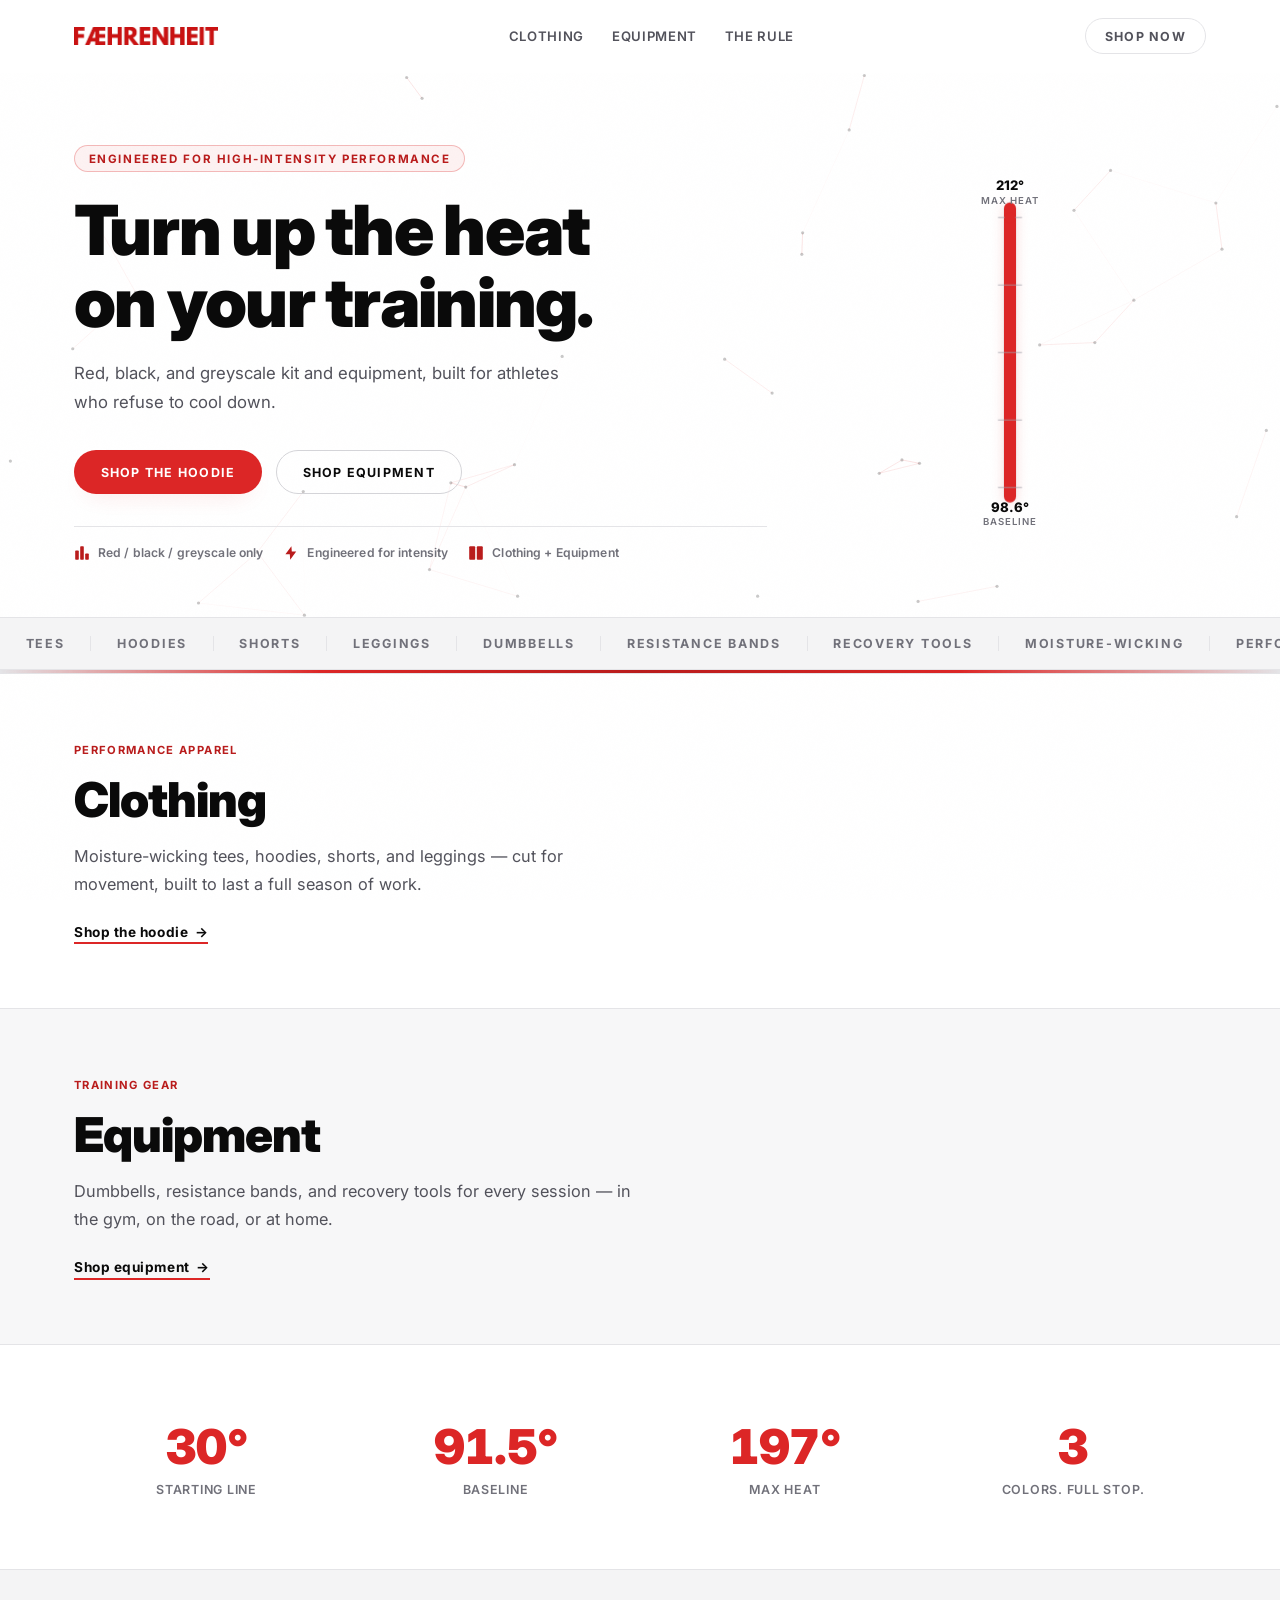
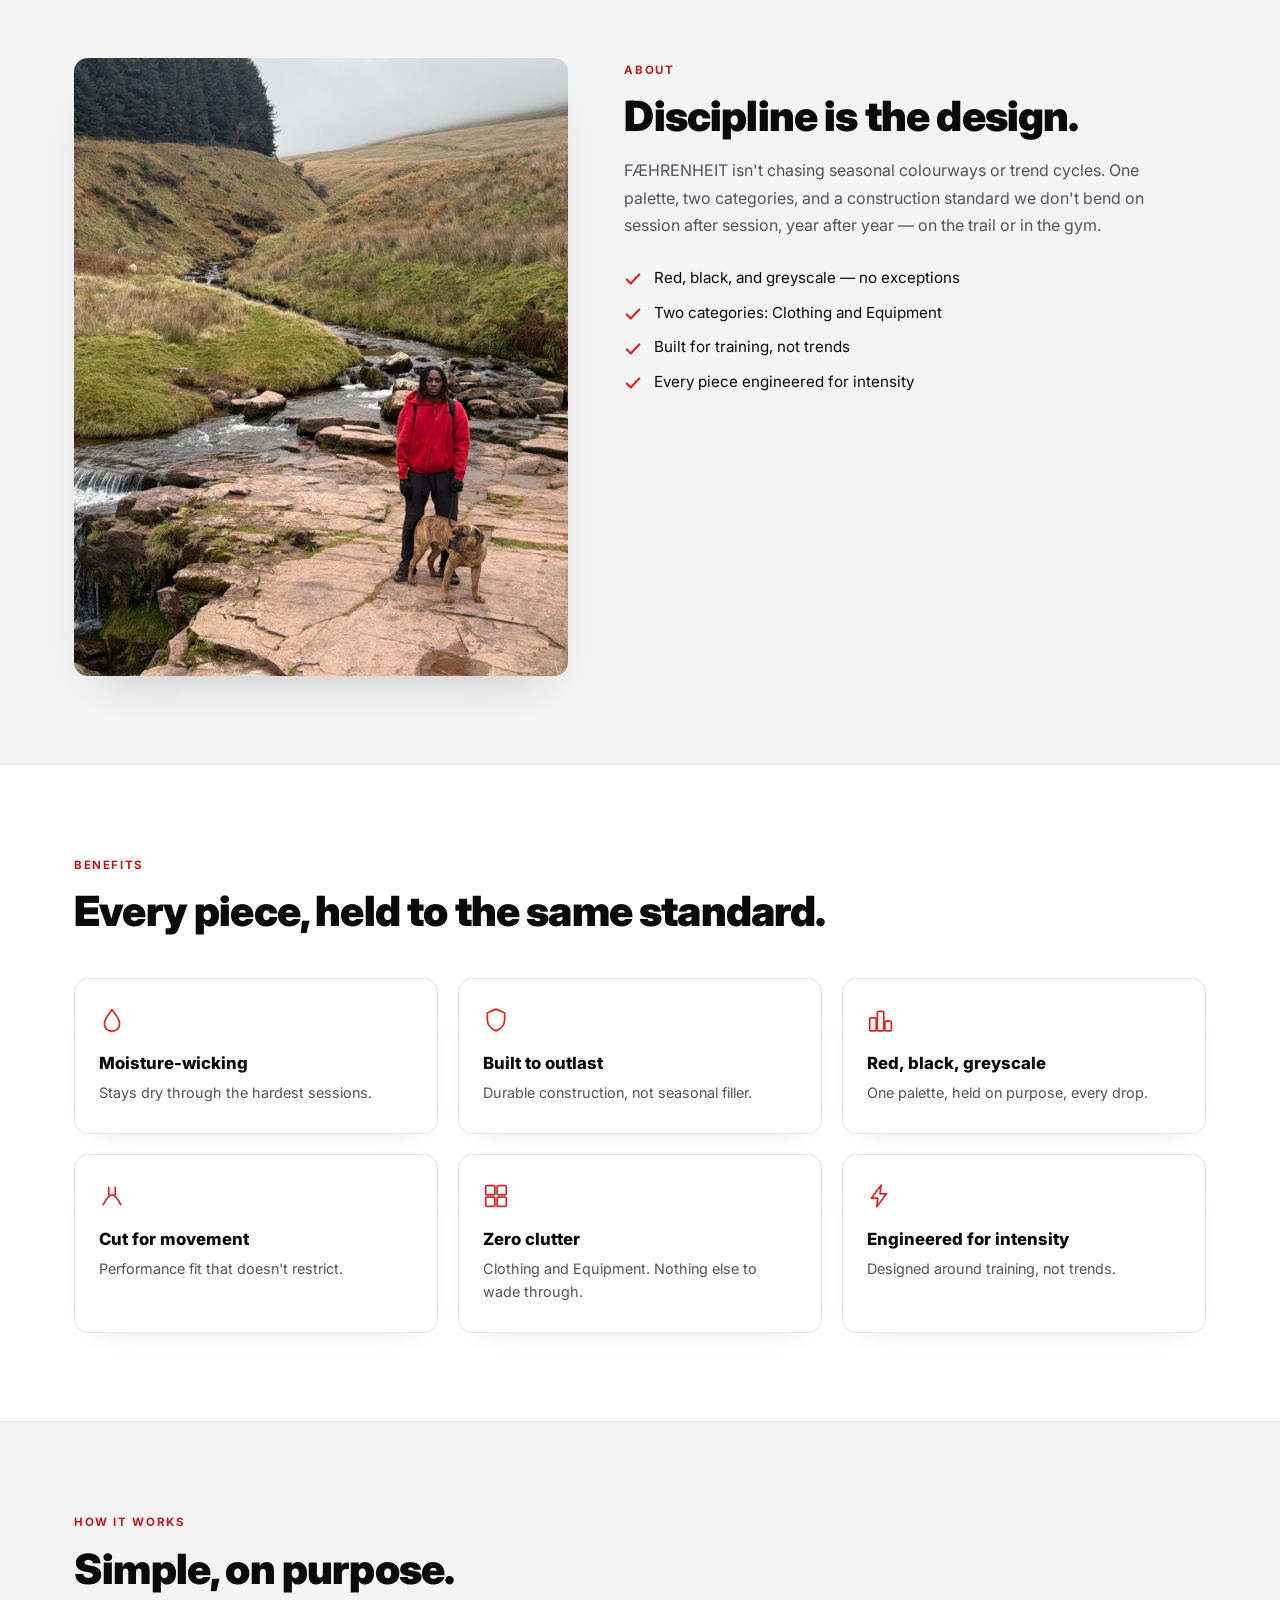
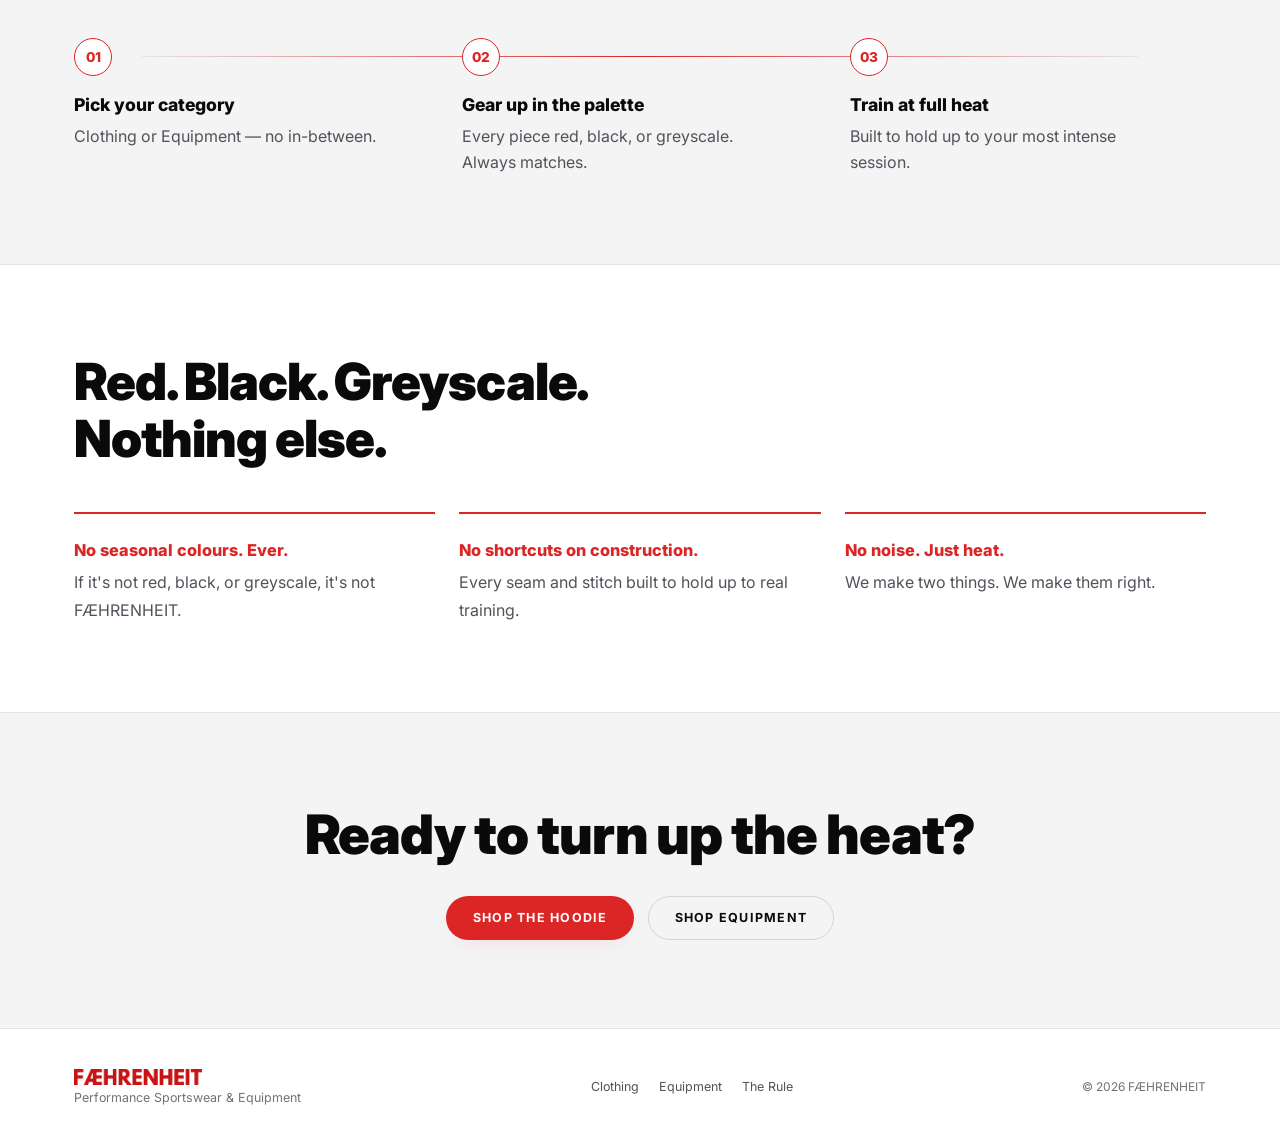
<file: index.html>
<!doctype html>
<html lang="en">
<head>
  <meta charset="utf-8">
  <meta name="viewport" content="width=device-width, initial-scale=1">
  <title>FÆHRENHEIT — Performance Sportswear &amp; Equipment</title>
  <meta name="description" content="Red, black, and greyscale kit and equipment, engineered for athletes who refuse to cool down.">
  <link rel="preconnect" href="https://fonts.googleapis.com">
  <link rel="preconnect" href="https://fonts.gstatic.com" crossorigin>
  <link href="https://fonts.googleapis.com/css2?family=Inter:wght@400;500;600;700;800;900&display=swap" rel="stylesheet">
  <link rel="stylesheet" href="styles.css">
</head>
<body>

  <a class="skip-link" href="#main">Skip to content</a>

  <header class="site-header" id="site-header">
    <div class="wrap header-inner">
      <a class="wordmark" href="#top"><img src="assets/wordmark-red.png" alt="FÆHRENHEIT" class="wordmark-img"></a>
      <nav class="main-nav" aria-label="Primary">
        <a href="#clothing">Clothing</a>
        <a href="#equipment">Equipment</a>
        <a href="#standard">The Rule</a>
      </nav>
      <a class="btn btn-ghost header-cta" href="product.html">Shop now</a>
    </div>
  </header>

  <main id="main">

    <section class="hero" id="top">
      <canvas class="hero-canvas" aria-hidden="true"></canvas>
      <div class="wrap hero-inner">
        <div class="hero-copy">
          <p class="eyebrow">Engineered for high-intensity performance</p>
          <h1>Turn up the heat<br>on your training.</h1>
          <p class="hero-sub">Red, black, and greyscale kit and equipment, built for athletes who refuse to cool down.</p>
          <div class="hero-actions">
            <a class="btn btn-primary" href="product.html">Shop the Hoodie</a>
            <a class="btn btn-secondary" href="#equipment">Shop Equipment</a>
          </div>
          <ul class="trust-row">
            <li class="trust-item">
              <svg viewBox="0 0 20 20" aria-hidden="true"><rect x="1.5" y="7" width="4.5" height="11.5" rx="1"/><rect x="7.75" y="1.5" width="4.5" height="17" rx="1"/><rect x="14" y="10.5" width="4.5" height="8" rx="1"/></svg>
              Red / black / greyscale only
            </li>
            <li class="trust-item">
              <svg viewBox="0 0 20 20" aria-hidden="true"><path d="M10.5 1.5 3 11.5h5.5L9 18.5l7.5-10.5H11z"/></svg>
              Engineered for intensity
            </li>
            <li class="trust-item">
              <svg viewBox="0 0 20 20" aria-hidden="true"><rect x="1.5" y="1.5" width="7.5" height="17" rx="1.2"/><rect x="11" y="1.5" width="7.5" height="17" rx="1.2"/></svg>
              Clothing + Equipment
            </li>
          </ul>
        </div>
        <div class="hero-gauge" aria-hidden="true">
          <svg class="gauge" viewBox="0 0 120 420" preserveAspectRatio="xMidYMax meet">
            <line x1="60" y1="10" x2="60" y2="410" class="gauge-track"></line>
            <rect x="52" y="10" width="16" height="400" rx="8" class="gauge-fill-bg"></rect>
            <rect class="gauge-fill" x="52" y="10" width="16" height="400" rx="8"></rect>
            <g class="gauge-ticks">
              <line x1="44" y1="30" x2="76" y2="30"></line>
              <line x1="44" y1="120" x2="76" y2="120"></line>
              <line x1="44" y1="210" x2="76" y2="210"></line>
              <line x1="44" y1="300" x2="76" y2="300"></line>
              <line x1="44" y1="390" x2="76" y2="390"></line>
            </g>
            <circle class="gauge-dot" cx="60" cy="30" r="7"></circle>
          </svg>
          <div class="gauge-labels">
            <span class="gauge-label gauge-label-top">212°<br><small>MAX HEAT</small></span>
            <span class="gauge-label gauge-label-bottom">98.6°<br><small>BASELINE</small></span>
          </div>
        </div>
      </div>
    </section>

    <div class="marquee" aria-hidden="true">
      <div class="marquee-track">
        <span class="marquee-item">Tees</span><span class="marquee-item">Hoodies</span><span class="marquee-item">Shorts</span>
        <span class="marquee-item">Leggings</span><span class="marquee-item">Dumbbells</span><span class="marquee-item">Resistance Bands</span>
        <span class="marquee-item">Recovery Tools</span><span class="marquee-item">Moisture-Wicking</span><span class="marquee-item">Performance Fit</span>
        <span class="marquee-item">Training Gear</span><span class="marquee-item">Red</span><span class="marquee-item">Black</span><span class="marquee-item">Greyscale</span>
        <span class="marquee-item">Tees</span><span class="marquee-item">Hoodies</span><span class="marquee-item">Shorts</span>
        <span class="marquee-item">Leggings</span><span class="marquee-item">Dumbbells</span><span class="marquee-item">Resistance Bands</span>
        <span class="marquee-item">Recovery Tools</span><span class="marquee-item">Moisture-Wicking</span><span class="marquee-item">Performance Fit</span>
        <span class="marquee-item">Training Gear</span><span class="marquee-item">Red</span><span class="marquee-item">Black</span><span class="marquee-item">Greyscale</span>
      </div>
    </div>

    <div class="heat-rule" aria-hidden="true"><div class="heat-rule-fill"></div></div>

    <section class="pillars">
      <article class="pillar" id="clothing">
        <div class="wrap pillar-inner">
          <span class="pillar-tag">Performance apparel</span>
          <h2>Clothing</h2>
          <p>Moisture-wicking tees, hoodies, shorts, and leggings — cut for movement, built to last a full season of work.</p>
          <a class="pillar-link" href="product.html">Shop the hoodie <span aria-hidden="true">→</span></a>
        </div>
      </article>
      <article class="pillar pillar-alt" id="equipment">
        <div class="wrap pillar-inner">
          <span class="pillar-tag">Training gear</span>
          <h2>Equipment</h2>
          <p>Dumbbells, resistance bands, and recovery tools for every session — in the gym, on the road, or at home.</p>
          <a class="pillar-link" href="#equipment">Shop equipment <span aria-hidden="true">→</span></a>
        </div>
      </article>
    </section>

    <section class="stats" id="stats">
      <div class="wrap stats-grid">
        <div class="stat">
          <span class="stat-value" data-target="32" data-decimals="0" data-suffix="°">32°</span>
          <span class="stat-label">Starting line</span>
        </div>
        <div class="stat">
          <span class="stat-value" data-target="98.6" data-decimals="1" data-suffix="°">98.6°</span>
          <span class="stat-label">Baseline</span>
        </div>
        <div class="stat">
          <span class="stat-value" data-target="212" data-decimals="0" data-suffix="°">212°</span>
          <span class="stat-label">Max heat</span>
        </div>
        <div class="stat">
          <span class="stat-value" data-target="3" data-decimals="0" data-suffix="">3</span>
          <span class="stat-label">Colors. Full stop.</span>
        </div>
      </div>
    </section>

    <section class="about" id="about">
      <div class="wrap about-grid">
        <div class="about-photo">
          <img src="assets/lifestyle-trail-front.jpg" alt="Wearing the FÆHRENHEIT hoodie on a trail in the Brecon Beacons, with a dog on lead">
        </div>
        <div class="about-copy">
          <span class="section-tag">About</span>
          <h2>Discipline is the design.</h2>
          <p>FÆHRENHEIT isn't chasing seasonal colourways or trend cycles. One palette, two categories, and a construction standard we don't bend on session after session, year after year — on the trail or in the gym.</p>
          <ul class="checklist">
            <li><svg viewBox="0 0 16 16" aria-hidden="true"><path d="M2.5 8.5 6 12l7.5-8"/></svg>Red, black, and greyscale — no exceptions</li>
            <li><svg viewBox="0 0 16 16" aria-hidden="true"><path d="M2.5 8.5 6 12l7.5-8"/></svg>Two categories: Clothing and Equipment</li>
            <li><svg viewBox="0 0 16 16" aria-hidden="true"><path d="M2.5 8.5 6 12l7.5-8"/></svg>Built for training, not trends</li>
            <li><svg viewBox="0 0 16 16" aria-hidden="true"><path d="M2.5 8.5 6 12l7.5-8"/></svg>Every piece engineered for intensity</li>
          </ul>
        </div>
      </div>
    </section>

    <section class="benefits" id="benefits">
      <div class="wrap">
        <span class="section-tag">Benefits</span>
        <h2>Every piece, held to the same standard.</h2>
        <div class="benefits-grid">
          <article class="benefit-card">
            <svg viewBox="0 0 24 24" aria-hidden="true"><path d="M12 2.5S5 11 5 15.5a7 7 0 0 0 14 0C19 11 12 2.5 12 2.5Z"/></svg>
            <h3>Moisture-wicking</h3>
            <p>Stays dry through the hardest sessions.</p>
          </article>
          <article class="benefit-card">
            <svg viewBox="0 0 24 24" aria-hidden="true"><path d="M12 2 4 5.5v6C4 16.5 7.5 20.5 12 22c4.5-1.5 8-5.5 8-10.5v-6L12 2Z"/></svg>
            <h3>Built to outlast</h3>
            <p>Durable construction, not seasonal filler.</p>
          </article>
          <article class="benefit-card">
            <svg viewBox="0 0 24 24" aria-hidden="true"><rect x="2.5" y="10" width="6" height="12" rx="1"/><rect x="9.5" y="4" width="6" height="18" rx="1"/><rect x="16.5" y="13" width="6" height="9" rx="1"/></svg>
            <h3>Red, black, greyscale</h3>
            <p>One palette, held on purpose, every drop.</p>
          </article>
          <article class="benefit-card">
            <svg viewBox="0 0 24 24" aria-hidden="true"><path d="M4 20c3-6 5-9 8-9s5 3 8 9M9 11V4M15 11V4"/></svg>
            <h3>Cut for movement</h3>
            <p>Performance fit that doesn't restrict.</p>
          </article>
          <article class="benefit-card">
            <svg viewBox="0 0 24 24" aria-hidden="true"><rect x="2.5" y="2.5" width="8.5" height="8.5" rx="1"/><rect x="13" y="2.5" width="8.5" height="8.5" rx="1"/><rect x="2.5" y="13" width="8.5" height="8.5" rx="1"/><rect x="13" y="13" width="8.5" height="8.5" rx="1"/></svg>
            <h3>Zero clutter</h3>
            <p>Clothing and Equipment. Nothing else to wade through.</p>
          </article>
          <article class="benefit-card">
            <svg viewBox="0 0 24 24" aria-hidden="true"><path d="M13 2 4 14h6l-1 8 9-12h-6l1-8Z"/></svg>
            <h3>Engineered for intensity</h3>
            <p>Designed around training, not trends.</p>
          </article>
        </div>
      </div>
    </section>

    <section class="how" id="how">
      <div class="wrap">
        <span class="section-tag">How it works</span>
        <h2>Simple, on purpose.</h2>
        <div class="how-steps">
          <div class="how-step">
            <span class="how-num">01</span>
            <h3>Pick your category</h3>
            <p>Clothing or Equipment — no in-between.</p>
          </div>
          <div class="how-step">
            <span class="how-num">02</span>
            <h3>Gear up in the palette</h3>
            <p>Every piece red, black, or greyscale. Always matches.</p>
          </div>
          <div class="how-step">
            <span class="how-num">03</span>
            <h3>Train at full heat</h3>
            <p>Built to hold up to your most intense session.</p>
          </div>
        </div>
      </div>
    </section>

    <section class="standard" id="standard">
      <div class="wrap">
        <h2>Red. Black. Greyscale.<br>Nothing else.</h2>
        <div class="standard-grid">
          <article class="standard-card">
            <h3>No seasonal colours. Ever.</h3>
            <p>If it's not red, black, or greyscale, it's not FÆHRENHEIT.</p>
          </article>
          <article class="standard-card">
            <h3>No shortcuts on construction.</h3>
            <p>Every seam and stitch built to hold up to real training.</p>
          </article>
          <article class="standard-card">
            <h3>No noise. Just heat.</h3>
            <p>We make two things. We make them right.</p>
          </article>
        </div>
      </div>
    </section>

    <section class="closing">
      <div class="wrap closing-inner">
        <h2>Ready to turn up the heat?</h2>
        <div class="hero-actions">
          <a class="btn btn-primary" href="product.html">Shop the Hoodie</a>
          <a class="btn btn-secondary" href="#equipment">Shop Equipment</a>
        </div>
      </div>
    </section>

  </main>

  <footer class="site-footer">
    <div class="wrap footer-inner">
      <div class="footer-brand">
        <img src="assets/wordmark-red.png" alt="FÆHRENHEIT" class="wordmark-img wordmark-footer">
        <p>Performance Sportswear &amp; Equipment</p>
      </div>
      <nav class="footer-nav" aria-label="Footer">
        <a href="#clothing">Clothing</a>
        <a href="#equipment">Equipment</a>
        <a href="#standard">The Rule</a>
      </nav>
      <p class="footer-copy">© <span id="year"></span> FÆHRENHEIT</p>
    </div>
  </footer>

  <script src="script.js"></script>
</body>
</html>
</file>
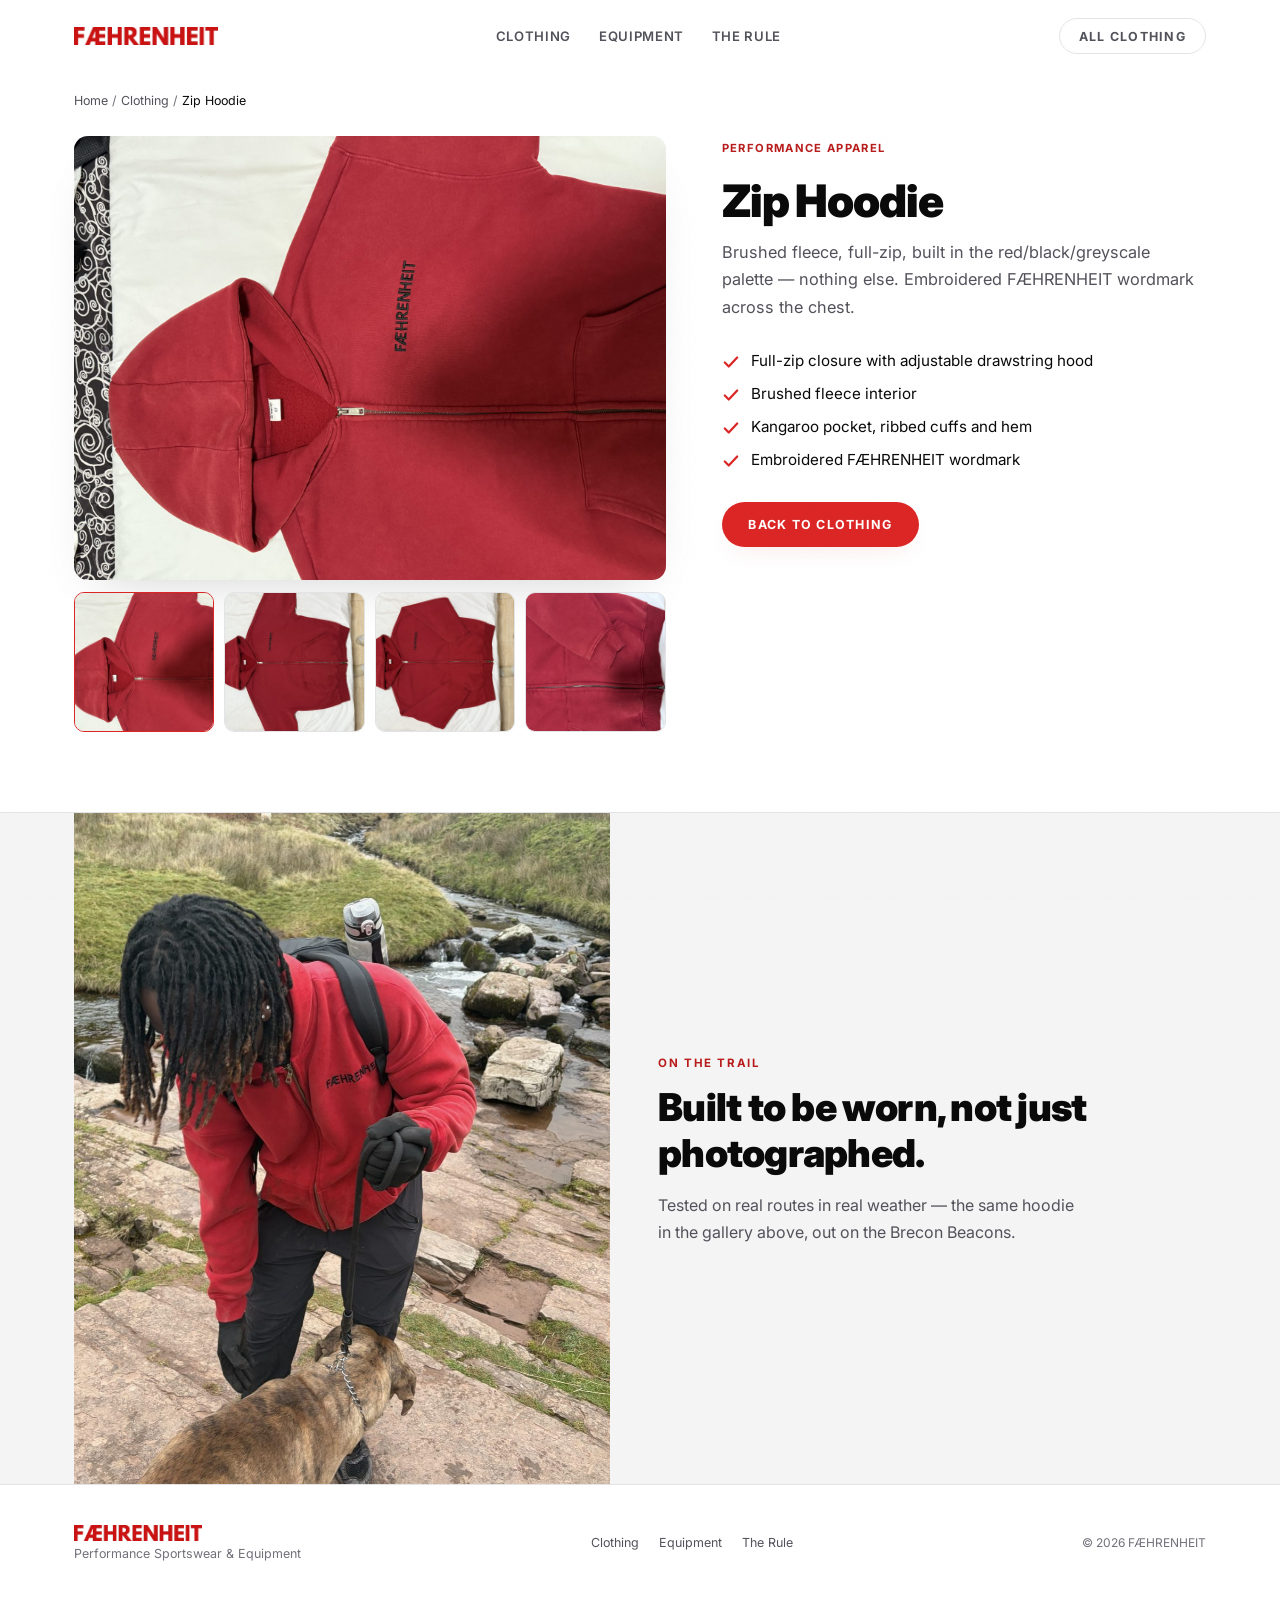
<file: product.html>
<!doctype html>
<html lang="en">
<head>
  <meta charset="utf-8">
  <meta name="viewport" content="width=device-width, initial-scale=1">
  <title>Zip Hoodie — FÆHRENHEIT</title>
  <meta name="description" content="The FÆHRENHEIT zip hoodie — brushed fleece, full-zip, embroidered wordmark. Built for training, worn on the trail.">
  <link rel="preconnect" href="https://fonts.googleapis.com">
  <link rel="preconnect" href="https://fonts.gstatic.com" crossorigin>
  <link href="https://fonts.googleapis.com/css2?family=Inter:wght@400;500;600;700;800;900&display=swap" rel="stylesheet">
  <link rel="stylesheet" href="styles.css">
</head>
<body>

  <a class="skip-link" href="#main">Skip to content</a>

  <header class="site-header" id="site-header">
    <div class="wrap header-inner">
      <a class="wordmark" href="index.html"><img src="assets/wordmark-red.png" alt="FÆHRENHEIT" class="wordmark-img"></a>
      <nav class="main-nav" aria-label="Primary">
        <a href="index.html#clothing">Clothing</a>
        <a href="index.html#equipment">Equipment</a>
        <a href="index.html#standard">The Rule</a>
      </nav>
      <a class="btn btn-ghost header-cta" href="index.html#clothing">All clothing</a>
    </div>
  </header>

  <main id="main">

    <nav class="breadcrumb wrap" aria-label="Breadcrumb">
      <a href="index.html">Home</a> <span aria-hidden="true">/</span> <a href="index.html#clothing">Clothing</a> <span aria-hidden="true">/</span> <span aria-current="page">Zip Hoodie</span>
    </nav>

    <section class="product">
      <div class="wrap product-grid">
        <div class="product-gallery">
          <div class="product-gallery-main">
            <img id="galleryMain" src="assets/product-detail-1.jpg" alt="FÆHRENHEIT zip hoodie, laid flat, front view">
          </div>
          <div class="product-gallery-thumbs">
            <button type="button" class="thumb is-active" data-src="assets/product-detail-1.jpg" aria-label="Show front view">
              <img src="assets/product-detail-1.jpg" alt="">
            </button>
            <button type="button" class="thumb" data-src="assets/product-flat-1.jpg" aria-label="Show back view">
              <img src="assets/product-flat-1.jpg" alt="">
            </button>
            <button type="button" class="thumb" data-src="assets/product-flat-4.jpg" aria-label="Show chest wordmark detail">
              <img src="assets/product-flat-4.jpg" alt="">
            </button>
            <button type="button" class="thumb" data-src="assets/product-detail-2.jpg" aria-label="Show zip and cuff detail">
              <img src="assets/product-detail-2.jpg" alt="">
            </button>
          </div>
        </div>

        <div class="product-info">
          <span class="pillar-tag">Performance apparel</span>
          <h1>Zip Hoodie</h1>
          <p class="product-lede">Brushed fleece, full-zip, built in the red/black/greyscale palette — nothing else. Embroidered FÆHRENHEIT wordmark across the chest.</p>

          <ul class="spec-list">
            <li><svg viewBox="0 0 16 16" aria-hidden="true"><path d="M2.5 8.5 6 12l7.5-8"/></svg>Full-zip closure with adjustable drawstring hood</li>
            <li><svg viewBox="0 0 16 16" aria-hidden="true"><path d="M2.5 8.5 6 12l7.5-8"/></svg>Brushed fleece interior</li>
            <li><svg viewBox="0 0 16 16" aria-hidden="true"><path d="M2.5 8.5 6 12l7.5-8"/></svg>Kangaroo pocket, ribbed cuffs and hem</li>
            <li><svg viewBox="0 0 16 16" aria-hidden="true"><path d="M2.5 8.5 6 12l7.5-8"/></svg>Embroidered FÆHRENHEIT wordmark</li>
          </ul>

          <div class="hero-actions">
            <a class="btn btn-primary" href="index.html#clothing">Back to Clothing</a>
          </div>
        </div>
      </div>
    </section>

    <section class="product-trail">
      <div class="wrap product-trail-grid">
        <img src="assets/lifestyle-trail-back.jpg" alt="FÆHRENHEIT zip hoodie worn on a wet trail in the Brecon Beacons, wordmark visible on the back">
        <div class="product-trail-copy">
          <span class="section-tag">On the trail</span>
          <h2>Built to be worn, not just photographed.</h2>
          <p>Tested on real routes in real weather — the same hoodie in the gallery above, out on the Brecon Beacons.</p>
        </div>
      </div>
    </section>

  </main>

  <footer class="site-footer">
    <div class="wrap footer-inner">
      <div class="footer-brand">
        <img src="assets/wordmark-red.png" alt="FÆHRENHEIT" class="wordmark-img wordmark-footer">
        <p>Performance Sportswear &amp; Equipment</p>
      </div>
      <nav class="footer-nav" aria-label="Footer">
        <a href="index.html#clothing">Clothing</a>
        <a href="index.html#equipment">Equipment</a>
        <a href="index.html#standard">The Rule</a>
      </nav>
      <p class="footer-copy">© <span id="year"></span> FÆHRENHEIT</p>
    </div>
  </footer>

  <script src="script.js"></script>
</body>
</html>
</file>
<file: styles.css>
:root {
  --bg: #ffffff;
  --bg-2: #f4f4f5;
  --surface: #ffffff;
  --surface-alt: #f7f7f8;
  --border: #e4e4e7;
  --text: #0a0a0a;
  --text-muted: #52525b;
  --text-dim: #71717a;
  --red: #dc2626;
  --red-bright: #b91c1c;
  --red-soft: #b91c1c;
  --red-glow: rgba(220, 38, 38, 0.18);
  --font: "Inter", system-ui, -apple-system, "Segoe UI", Roboto, sans-serif;
  --mono: ui-monospace, "SFMono-Regular", Menlo, Consolas, monospace;
}

* { box-sizing: border-box; }
html { scroll-behavior: smooth; }

body {
  margin: 0;
  font-family: var(--font);
  background: var(--bg);
  color: var(--text);
  -webkit-font-smoothing: antialiased;
  position: relative;
}

body::before {
  content: "";
  position: fixed;
  inset: 0;
  z-index: 1;
  pointer-events: none;
  opacity: 0.018;
  mix-blend-mode: multiply;
  background-image: url("data:image/svg+xml,%3Csvg xmlns='http://www.w3.org/2000/svg' width='120' height='120'%3E%3Cfilter id='n'%3E%3CfeTurbulence type='fractalNoise' baseFrequency='0.9' numOctaves='2' stitchTiles='stitch'/%3E%3C/filter%3E%3Crect width='100%25' height='100%25' filter='url(%23n)'/%3E%3C/svg%3E");
}

.wrap {
  max-width: 1180px;
  margin: 0 auto;
  padding: 0 24px;
}

a { color: inherit; }

.skip-link {
  position: absolute;
  left: -999px;
  top: 0;
  background: var(--red);
  color: #fff;
  padding: 10px 16px;
  z-index: 100;
}
.skip-link:focus {
  left: 16px;
  top: 16px;
}

:focus-visible {
  outline: 2px solid var(--red);
  outline-offset: 3px;
}

/* Header */
.site-header {
  position: sticky;
  top: 0;
  z-index: 20;
  background: rgba(255, 255, 255, 0.6);
  backdrop-filter: blur(6px);
  border-bottom: 1px solid transparent;
  box-shadow: none;
  transition: background 0.25s ease, backdrop-filter 0.25s ease, border-color 0.25s ease, box-shadow 0.25s ease;
}
.site-header.scrolled {
  background: rgba(255, 255, 255, 0.92);
  backdrop-filter: blur(14px);
  border-bottom-color: var(--border);
  box-shadow: 0 12px 30px -20px rgba(0, 0, 0, 0.2);
}
.header-inner {
  display: flex;
  align-items: center;
  justify-content: space-between;
  gap: 24px;
  padding: 18px 24px;
}
.wordmark {
  display: inline-flex;
  text-decoration: none;
  white-space: nowrap;
}
.wordmark-img {
  height: 18px;
  width: auto;
  display: block;
}
.main-nav {
  display: flex;
  gap: 28px;
}
.main-nav a {
  text-decoration: none;
  font-size: 0.82rem;
  font-weight: 600;
  letter-spacing: 0.05em;
  text-transform: uppercase;
  color: var(--text-muted);
  transition: color 0.15s ease;
}
.main-nav a:hover { color: var(--text); }

@media (max-width: 700px) {
  .main-nav { display: none; }
}

/* Buttons */
.btn {
  display: inline-flex;
  align-items: center;
  justify-content: center;
  padding: 0.85rem 1.6rem;
  border-radius: 999px;
  font-size: 0.78rem;
  font-weight: 700;
  text-transform: uppercase;
  letter-spacing: 0.1em;
  text-decoration: none;
  border: 1px solid transparent;
  transition: filter 0.15s ease, background 0.15s ease, border-color 0.15s ease, color 0.15s ease, transform 0.15s ease;
}
.btn-primary {
  background: var(--red);
  color: #fff;
  box-shadow: 0 10px 26px -14px var(--red-glow);
}
.btn-primary:hover { filter: brightness(1.08); }
.btn-primary:active { transform: scale(0.97); }
.btn-secondary {
  background: transparent;
  border-color: #d4d4d8;
  color: var(--text);
}
.btn-secondary:hover { border-color: var(--red); color: var(--red); }
.btn-secondary:active { transform: scale(0.97); }
.btn-ghost {
  padding: 0.6rem 1.2rem;
  border: 1px solid var(--border);
  color: var(--text-muted);
}
.btn-ghost:hover { border-color: var(--red); color: var(--red); }
.btn-ghost:active { transform: scale(0.97); }

/* Hero */
.hero { position: relative; overflow: hidden; padding: 72px 0 56px; }
.hero-canvas { position: absolute; inset: 0; z-index: 0; width: 100%; height: 100%; }
.hero-inner {
  position: relative;
  z-index: 1;
  display: grid;
  grid-template-columns: minmax(0, 1.15fr) minmax(0, 0.65fr);
  gap: 48px;
  align-items: center;
}
.eyebrow {
  display: inline-block;
  font-size: 0.72rem;
  font-weight: 700;
  letter-spacing: 0.14em;
  text-transform: uppercase;
  color: var(--red-soft);
  border: 1px solid rgba(220, 38, 38, 0.28);
  background: rgba(220, 38, 38, 0.06);
  padding: 0.35rem 0.85rem;
  border-radius: 999px;
  margin: 0 0 1.4rem;
}
h1 {
  font-size: clamp(2.4rem, 5.4vw, 4.4rem);
  font-weight: 900;
  line-height: 1.04;
  letter-spacing: -0.025em;
  margin: 0 0 1.3rem;
}
.hero-sub {
  font-size: 1.05rem;
  line-height: 1.7;
  color: var(--text-muted);
  max-width: 46ch;
  margin: 0 0 2.1rem;
}
.hero-actions { display: flex; flex-wrap: wrap; gap: 14px; }

.trust-row {
  list-style: none;
  display: flex;
  flex-wrap: wrap;
  gap: 20px;
  margin: 2rem 0 0;
  padding: 1.1rem 0 0;
  border-top: 1px solid var(--border);
}
.trust-item {
  display: flex;
  align-items: center;
  gap: 0.5rem;
  font-size: 0.76rem;
  font-weight: 600;
  color: var(--text-dim);
  letter-spacing: 0.01em;
}
.trust-item svg {
  width: 16px;
  height: 16px;
  fill: var(--red-soft);
  flex-shrink: 0;
}

/* Heat gauge */
.hero-gauge {
  position: relative;
  display: flex;
  justify-content: center;
  padding: 20px 0;
}
.gauge { width: 90px; height: auto; max-height: 380px; overflow: visible; }
.gauge-track { stroke: var(--border); stroke-width: 1; }
.gauge-fill-bg { fill: var(--bg-2); stroke: var(--border); stroke-width: 1; }
.gauge-fill {
  fill: var(--red);
  filter: drop-shadow(0 3px 8px var(--red-glow));
  transform-origin: 60px 410px;
  animation: gauge-rise 1.6s cubic-bezier(0.22, 1, 0.36, 1) 0.2s both;
}
@keyframes gauge-rise {
  from { transform: scaleY(0.04); }
  to { transform: scaleY(1); }
}
.gauge-ticks line { stroke: #a1a1aa; stroke-width: 1; }
.gauge-dot {
  fill: var(--red);
  animation: gauge-dot-fade 1.6s ease 0.2s both;
}
@keyframes gauge-dot-fade {
  from { opacity: 0; }
  to { opacity: 1; }
}
.gauge-labels {
  position: absolute;
  inset: 20px 0;
  display: flex;
  flex-direction: column;
  justify-content: space-between;
  align-items: center;
  text-align: center;
  pointer-events: none;
}
.gauge-label {
  font-size: 0.82rem;
  font-weight: 800;
  color: var(--text);
  line-height: 1.3;
}
.gauge-label-top { transform: translateY(-18px); }
.gauge-label-bottom { transform: translateY(18px); }
.gauge-label small {
  display: block;
  font-size: 0.6rem;
  font-weight: 600;
  letter-spacing: 0.1em;
  color: var(--text-dim);
}

@media (max-width: 860px) {
  .hero-inner { grid-template-columns: 1fr; }
  .hero-gauge { order: -1; }
  .gauge { max-height: 220px; }
}

/* Marquee */
.marquee {
  overflow: hidden;
  border-top: 1px solid var(--border);
  border-bottom: 1px solid var(--border);
  background: var(--bg-2);
  padding: 18px 0;
  position: relative;
  z-index: 1;
}
.marquee-track {
  display: flex;
  width: max-content;
  gap: 0;
  animation: marquee-scroll 32s linear infinite;
}
.marquee-item {
  padding: 0 1.6rem;
  font-size: 0.78rem;
  font-weight: 700;
  letter-spacing: 0.14em;
  text-transform: uppercase;
  color: var(--text-dim);
  white-space: nowrap;
  border-right: 1px solid var(--border);
}
@keyframes marquee-scroll {
  from { transform: translateX(0); }
  to { transform: translateX(-50%); }
}
.marquee:hover .marquee-track { animation-play-state: paused; }

/* Heat rule divider */
.heat-rule {
  height: 3px;
  background: var(--border);
  position: relative;
  overflow: hidden;
}
.heat-rule-fill {
  position: absolute;
  inset: 0;
  background: linear-gradient(90deg, transparent, var(--red), var(--red-bright), var(--red), transparent);
  animation: rule-sweep 2.2s ease-out 0.3s both;
}
@keyframes rule-sweep {
  from { transform: translateX(-100%); }
  to { transform: translateX(0); }
}

/* Section scaffolding */
.section-tag {
  display: inline-block;
  font-size: 0.72rem;
  font-weight: 700;
  letter-spacing: 0.14em;
  text-transform: uppercase;
  color: var(--red-soft);
  margin-bottom: 0.9rem;
}
section h2 { letter-spacing: -0.02em; }

/* Pillars */
.pillar { border-top: 1px solid var(--border); }
.pillar-inner { padding: 64px 24px; }
.pillar-alt { background: var(--surface-alt); }
.pillar-tag {
  display: inline-block;
  font-size: 0.7rem;
  font-weight: 700;
  letter-spacing: 0.12em;
  text-transform: uppercase;
  color: var(--red-soft);
  margin-bottom: 0.8rem;
}
.pillar h2 {
  font-size: clamp(2rem, 4vw, 3rem);
  font-weight: 900;
  margin: 0 0 0.9rem;
}
.pillar p {
  max-width: 56ch;
  color: var(--text-muted);
  font-size: 1.02rem;
  line-height: 1.7;
  margin: 0 0 1.4rem;
}
.pillar-link {
  display: inline-flex;
  gap: 0.4rem;
  text-decoration: none;
  font-weight: 700;
  font-size: 0.85rem;
  letter-spacing: 0.04em;
  color: var(--text);
  border-bottom: 2px solid var(--red);
  padding-bottom: 0.15rem;
  transition: color 0.15s ease;
}
.pillar-link:hover { color: var(--red); }

/* Stats */
.stats {
  border-top: 1px solid var(--border);
  padding: 72px 0;
}
.stats-grid {
  display: grid;
  grid-template-columns: repeat(4, minmax(0, 1fr));
  gap: 24px;
  text-align: center;
}
.stat { display: flex; flex-direction: column; gap: 0.4rem; }
.stat-value {
  font-size: clamp(2.1rem, 4.2vw, 3rem);
  font-weight: 900;
  letter-spacing: -0.02em;
  color: var(--red);
  font-variant-numeric: tabular-nums;
}
.stat-label {
  font-size: 0.78rem;
  font-weight: 600;
  letter-spacing: 0.06em;
  text-transform: uppercase;
  color: var(--text-dim);
}
@media (max-width: 700px) {
  .stats-grid { grid-template-columns: repeat(2, minmax(0, 1fr)); row-gap: 40px; }
}

/* About */
.about {
  border-top: 1px solid var(--border);
  background: var(--bg-2);
  padding: 88px 0;
}
.about-grid {
  display: grid;
  grid-template-columns: minmax(0, 0.85fr) minmax(0, 1fr);
  gap: 56px;
  align-items: start;
}
.about-photo img {
  width: 100%;
  aspect-ratio: 4 / 5;
  object-fit: cover;
  border-radius: 14px;
  display: block;
  box-shadow: 0 24px 50px -28px rgba(0, 0, 0, 0.25);
}
.about-copy h2 {
  font-size: clamp(1.9rem, 3.6vw, 2.6rem);
  font-weight: 900;
  margin: 0 0 1rem;
}
.about-copy > p {
  color: var(--text-muted);
  line-height: 1.7;
  max-width: 52ch;
  margin: 0 0 1.8rem;
}
.checklist { list-style: none; margin: 0; padding: 0; display: flex; flex-direction: column; gap: 0.9rem; }
.checklist li {
  display: flex;
  align-items: flex-start;
  gap: 0.7rem;
  font-size: 0.95rem;
  color: var(--text);
}
.checklist svg {
  width: 18px;
  height: 18px;
  flex-shrink: 0;
  margin-top: 0.15rem;
  fill: none;
  stroke: var(--red);
  stroke-width: 2;
  stroke-linecap: round;
  stroke-linejoin: round;
}

@media (max-width: 860px) {
  .about-grid { grid-template-columns: 1fr; }
}

/* Benefits */
.benefits { padding: 88px 0; border-top: 1px solid var(--border); }
.benefits h2 {
  font-size: clamp(1.9rem, 3.6vw, 2.6rem);
  font-weight: 900;
  margin: 0 0 2.6rem;
  max-width: 30ch;
}
.benefits-grid {
  display: grid;
  grid-template-columns: repeat(3, minmax(0, 1fr));
  gap: 20px;
}
.benefit-card {
  background: var(--surface);
  border: 1px solid var(--border);
  border-radius: 14px;
  padding: 28px 24px;
  box-shadow: 0 16px 32px -26px rgba(0, 0, 0, 0.18);
  transition: border-color 0.2s ease, transform 0.2s ease, box-shadow 0.2s ease;
}
.benefit-card:hover {
  border-color: rgba(220, 38, 38, 0.4);
  transform: translateY(-3px);
  box-shadow: 0 20px 36px -24px rgba(0, 0, 0, 0.22);
}
.benefit-card svg {
  width: 26px;
  height: 26px;
  fill: none;
  stroke: var(--red);
  stroke-width: 1.6;
  stroke-linecap: round;
  stroke-linejoin: round;
  margin-bottom: 1rem;
}
.benefit-card h3 { font-size: 1.05rem; font-weight: 800; margin: 0 0 0.5rem; }
.benefit-card p { font-size: 0.9rem; color: var(--text-muted); line-height: 1.65; margin: 0; }
@media (max-width: 860px) {
  .benefits-grid { grid-template-columns: repeat(2, minmax(0, 1fr)); }
}
@media (max-width: 560px) {
  .benefits-grid { grid-template-columns: 1fr; }
}

/* How it works */
.how { padding: 88px 0; border-top: 1px solid var(--border); background: var(--bg-2); }
.how h2 {
  font-size: clamp(1.9rem, 3.6vw, 2.6rem);
  font-weight: 900;
  margin: 0 0 2.8rem;
}
.how-steps {
  display: grid;
  grid-template-columns: repeat(3, minmax(0, 1fr));
  gap: 32px;
  position: relative;
}
.how-steps::before {
  content: "";
  position: absolute;
  top: 18px;
  left: 6%;
  right: 6%;
  height: 1px;
  background: linear-gradient(90deg, var(--border), var(--red), var(--border));
  z-index: 0;
}
.how-step { position: relative; z-index: 1; }
.how-num {
  display: inline-flex;
  align-items: center;
  justify-content: center;
  width: 38px;
  height: 38px;
  border-radius: 50%;
  background: var(--bg);
  border: 1px solid var(--red);
  color: var(--red);
  font-weight: 800;
  font-size: 0.85rem;
  margin-bottom: 1.1rem;
}
.how-step h3 { font-size: 1.1rem; font-weight: 800; margin: 0 0 0.5rem; }
.how-step p { color: var(--text-muted); line-height: 1.65; margin: 0; max-width: 32ch; }
@media (max-width: 700px) {
  .how-steps { grid-template-columns: 1fr; gap: 36px; }
  .how-steps::before { display: none; }
}

/* The Standard */
.standard { padding: 88px 0; border-top: 1px solid var(--border); }
.standard h2 {
  font-size: clamp(2rem, 4.4vw, 3.2rem);
  font-weight: 900;
  line-height: 1.12;
  margin: 0 0 2.8rem;
}
.standard-grid {
  display: grid;
  grid-template-columns: repeat(3, minmax(0, 1fr));
  gap: 24px;
}
.standard-card {
  border-top: 2px solid var(--red);
  padding: 1.6rem 0 0;
}
.standard-card h3 { font-size: 1.02rem; font-weight: 800; margin: 0 0 0.6rem; color: var(--red); }
.standard-card p { color: var(--text-muted); line-height: 1.7; margin: 0; }
@media (max-width: 700px) {
  .standard-grid { grid-template-columns: 1fr; gap: 28px; }
}

/* Closing CTA */
.closing {
  border-top: 1px solid var(--border);
  background: var(--bg-2);
  padding: 88px 0;
  text-align: center;
}
.closing-inner { display: flex; flex-direction: column; align-items: center; gap: 1.8rem; }
.closing h2 {
  font-size: clamp(2rem, 4.6vw, 3.4rem);
  font-weight: 900;
  margin: 0;
  letter-spacing: -0.02em;
}

/* Breadcrumb */
.breadcrumb {
  padding: 20px 24px 0;
  font-size: 0.78rem;
  color: var(--text-dim);
}
.breadcrumb a { text-decoration: none; color: var(--text-muted); }
.breadcrumb a:hover { color: var(--red); }
.breadcrumb span[aria-current] { color: var(--text); }

/* Product page */
.product { padding: 28px 0 80px; }
.product-grid {
  display: grid;
  grid-template-columns: minmax(0, 1.1fr) minmax(0, 0.9fr);
  gap: 56px;
  align-items: start;
}
.product-gallery-main {
  border-radius: 14px;
  overflow: hidden;
  background: var(--bg-2);
  box-shadow: 0 24px 50px -28px rgba(0, 0, 0, 0.2);
}
.product-gallery-main img {
  width: 100%;
  aspect-ratio: 4 / 3;
  object-fit: cover;
  display: block;
}
.product-gallery-thumbs {
  display: grid;
  grid-template-columns: repeat(4, minmax(0, 1fr));
  gap: 10px;
  margin-top: 12px;
}
.thumb {
  padding: 0;
  border: 1px solid var(--border);
  border-radius: 10px;
  overflow: hidden;
  background: none;
  cursor: pointer;
  transition: border-color 0.15s ease;
}
.thumb img { width: 100%; aspect-ratio: 1; object-fit: cover; display: block; }
.thumb:hover { border-color: rgba(220, 38, 38, 0.4); }
.thumb.is-active { border-color: var(--red); }

.product-info h1 {
  font-size: clamp(2rem, 4vw, 2.8rem);
  font-weight: 900;
  margin: 0.6rem 0 0.9rem;
}
.product-lede {
  color: var(--text-muted);
  font-size: 1.02rem;
  line-height: 1.7;
  max-width: 48ch;
  margin: 0 0 1.8rem;
}
.spec-list { list-style: none; margin: 0 0 2rem; padding: 0; display: flex; flex-direction: column; gap: 0.8rem; }
.spec-list li {
  display: flex;
  align-items: flex-start;
  gap: 0.7rem;
  font-size: 0.95rem;
  color: var(--text);
}
.spec-list svg {
  width: 18px; height: 18px; flex-shrink: 0; margin-top: 0.15rem;
  fill: none; stroke: var(--red); stroke-width: 2;
  stroke-linecap: round; stroke-linejoin: round;
}

.product-trail { border-top: 1px solid var(--border); background: var(--bg-2); padding: 0; }
.product-trail-grid {
  display: grid;
  grid-template-columns: minmax(0, 0.9fr) minmax(0, 1fr);
  align-items: center;
  gap: 0;
}
.product-trail-grid img {
  width: 100%;
  height: 100%;
  aspect-ratio: 4 / 5;
  object-fit: cover;
  display: block;
}
.product-trail-copy { padding: 48px; }
.product-trail-copy h2 {
  font-size: clamp(1.8rem, 3.4vw, 2.4rem);
  font-weight: 900;
  margin: 0 0 1rem;
}
.product-trail-copy p { color: var(--text-muted); line-height: 1.7; max-width: 42ch; margin: 0; }

@media (max-width: 860px) {
  .product-grid { grid-template-columns: 1fr; }
  .product-trail-grid { grid-template-columns: 1fr; }
  .product-trail-grid img { aspect-ratio: 4 / 3; }
  .product-trail-copy { padding: 40px 24px; }
}

/* Footer */
.site-footer {
  border-top: 1px solid var(--border);
  padding: 40px 0;
}
.footer-inner {
  display: flex;
  flex-wrap: wrap;
  gap: 24px;
  align-items: center;
  justify-content: space-between;
}
.footer-brand p {
  margin: 0.3rem 0 0;
  font-size: 0.78rem;
  color: var(--text-dim);
}
.wordmark-footer { height: 16px; }
.footer-nav { display: flex; gap: 20px; }
.footer-nav a {
  text-decoration: none;
  font-size: 0.78rem;
  color: var(--text-muted);
}
.footer-nav a:hover { color: var(--red); }
.footer-copy {
  margin: 0;
  font-size: 0.75rem;
  color: var(--text-dim);
}

@media (prefers-reduced-motion: reduce) {
  html { scroll-behavior: auto; }
  .gauge-fill, .gauge-dot, .heat-rule-fill, .marquee-track {
    animation: none;
  }
  .gauge-fill { transform: scaleY(1); }
  .gauge-dot { opacity: 1; }
  .heat-rule-fill { transform: translateX(0); }
}
</file>
